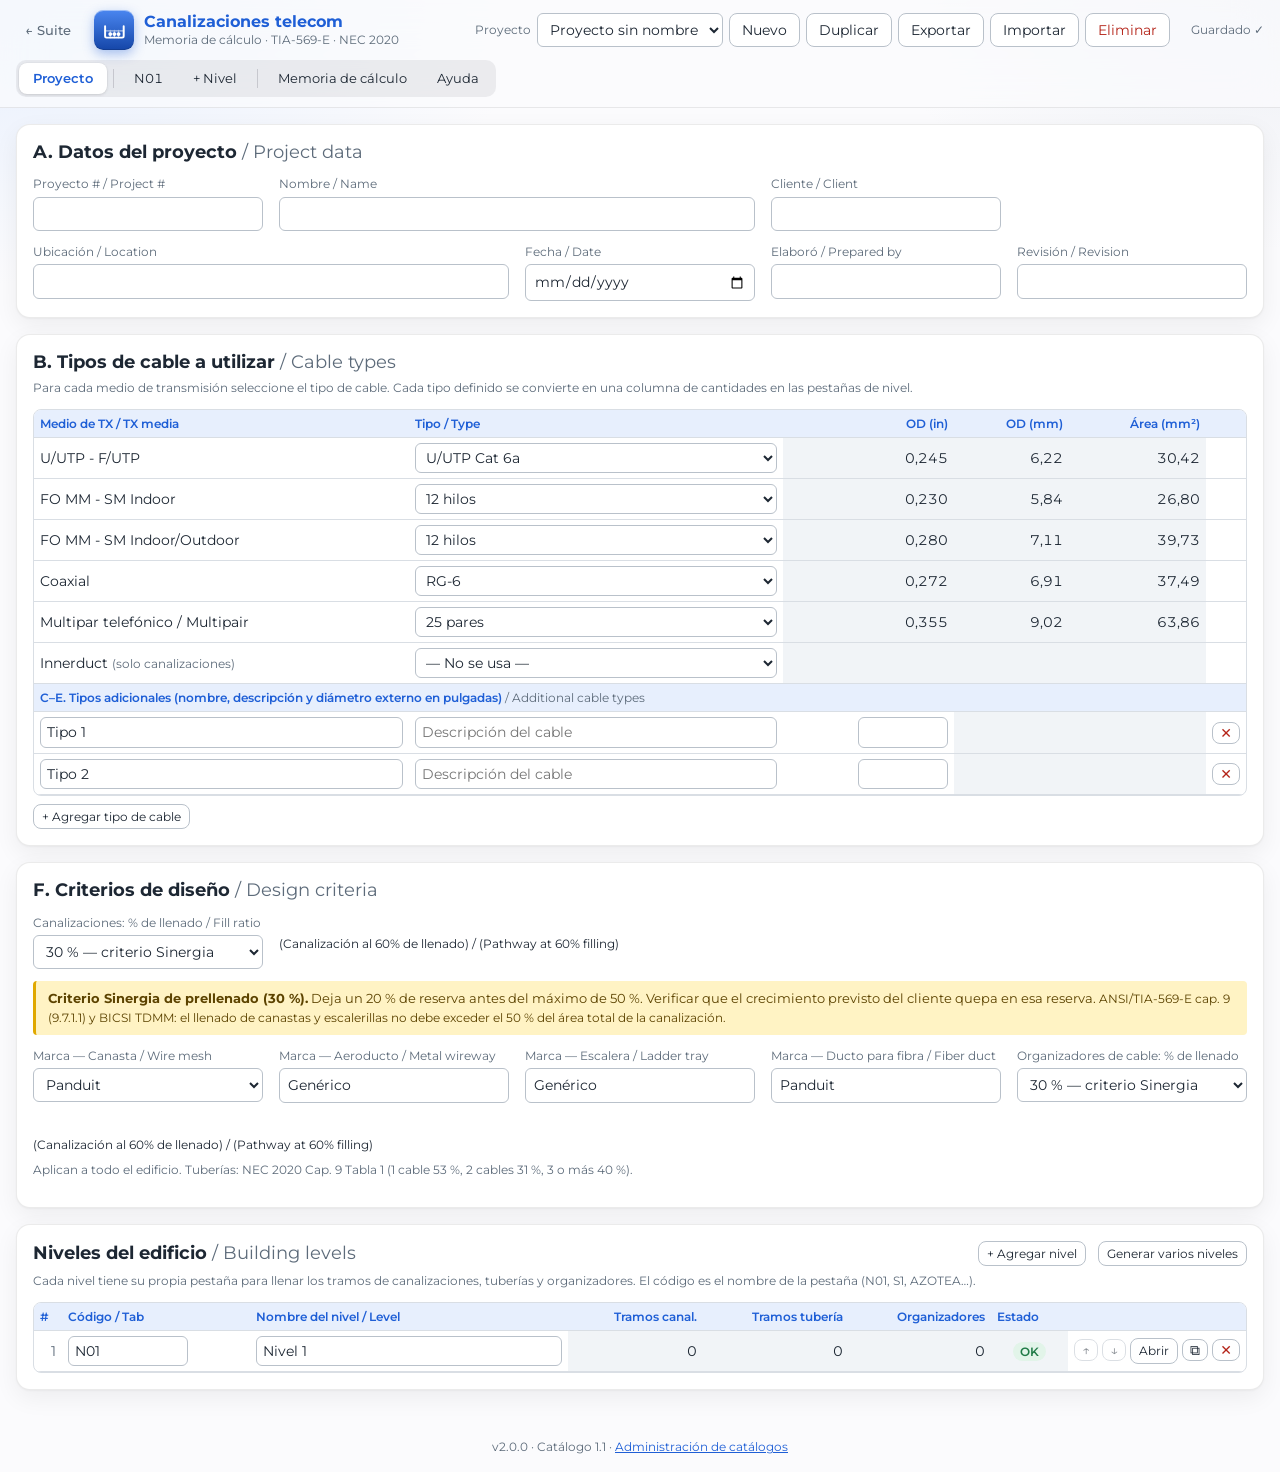
<file: index.html>
<!doctype html>
<html lang="es">
<head>
  <meta charset="utf-8">
  <meta name="viewport" content="width=device-width, initial-scale=1">
  <title>Canalizaciones Telecom</title>
  <meta name="description" content="Memoria de cálculo de canalizaciones para telecomunicaciones (canastas, escalerillas, aeroductos, ductos de fibra, tuberías y organizadores).">
  <link rel="preconnect" href="https://fonts.googleapis.com">
  <link rel="preconnect" href="https://fonts.gstatic.com" crossorigin>
  <link href="https://fonts.googleapis.com/css2?family=Montserrat:wght@400;500;600;700&display=swap" rel="stylesheet">
  <!-- Capas del Suite, en orden: 1 sistema · 2 quién soy · 3 de qué estoy hecho · 4 cómo me organizo -->
  <link rel="stylesheet" href="css/styles.css">
  <link rel="stylesheet" href="css/suite-color.css">
  <link rel="stylesheet" href="css/suite-mac.css">
  <link rel="stylesheet" href="css/suite-app.css">
</head>
<body data-app="canalizaciones">
  <header class="barra vidrio" id="topbar">
    <div class="barra-in">
      <a class="volver-suite" id="volverSuite" href="#">← Suite</a>
      <div class="app-id">
        <span class="tesela" aria-hidden="true">
          <!-- glifo: canasta portacables con cables -->
          <svg viewBox="0 0 24 24" fill="none" stroke="currentColor" stroke-width="1.9" stroke-linecap="round" stroke-linejoin="round">
            <path d="M3 8v9.5A1.5 1.5 0 0 0 4.5 19h15a1.5 1.5 0 0 0 1.5-1.5V8"/>
            <path d="M8 12v7M12 12v7M16 12v7M3 12.5h18" stroke-width="1.2" opacity=".6"/>
            <circle cx="8" cy="15.6" r="1.9" fill="currentColor" stroke="none"/>
            <circle cx="12" cy="15.6" r="1.9" fill="currentColor" stroke="none"/>
            <circle cx="16" cy="15.6" r="1.9" fill="currentColor" stroke="none"/>
          </svg>
        </span>
        <div>
          <h1 class="app-nombre">Canalizaciones telecom</h1>
          <div class="app-sub">Memoria de cálculo · TIA-569-E · NEC 2020</div>
        </div>
      </div>
      <div class="spacer"></div>
      <div class="toolbar">
        <label class="field" style="flex-direction:row;align-items:center;gap:6px">
          <span>Proyecto</span>
          <select id="projectSelect" aria-label="Proyecto abierto"></select>
        </label>
        <button class="btn" id="btnNew" type="button">Nuevo</button>
        <button class="btn" id="btnDup" type="button">Duplicar</button>
        <button class="btn" id="btnExport" type="button" title="Descargar el proyecto como archivo .json">Exportar</button>
        <button class="btn" id="btnImport" type="button" title="Abrir un proyecto .json">Importar</button>
        <button class="btn danger" id="btnDelete" type="button">Eliminar</button>
        <input type="file" id="importFile" accept=".json,application/json" hidden>
      </div>
      <div class="save-state" id="saveState"></div>
    </div>
    <div class="barra-in barra-secciones">
      <nav class="secciones" id="tabs" aria-label="Secciones"></nav>
    </div>
  </header>

  <main id="view" class="pagina"></main>

  <footer class="pie">
    <span id="footerInfo"></span> ·
    <a href="admin.html">Administración de catálogos</a>
  </footer>

  <script src="js/config.js"></script>
  <script src="js/catalog-default.js"></script>
  <script src="js/storage.js"></script>
  <script src="js/calc.js"></script>
  <script src="js/ui.js"></script>
  <script src="js/app.js"></script>
</body>
</html>
</file>
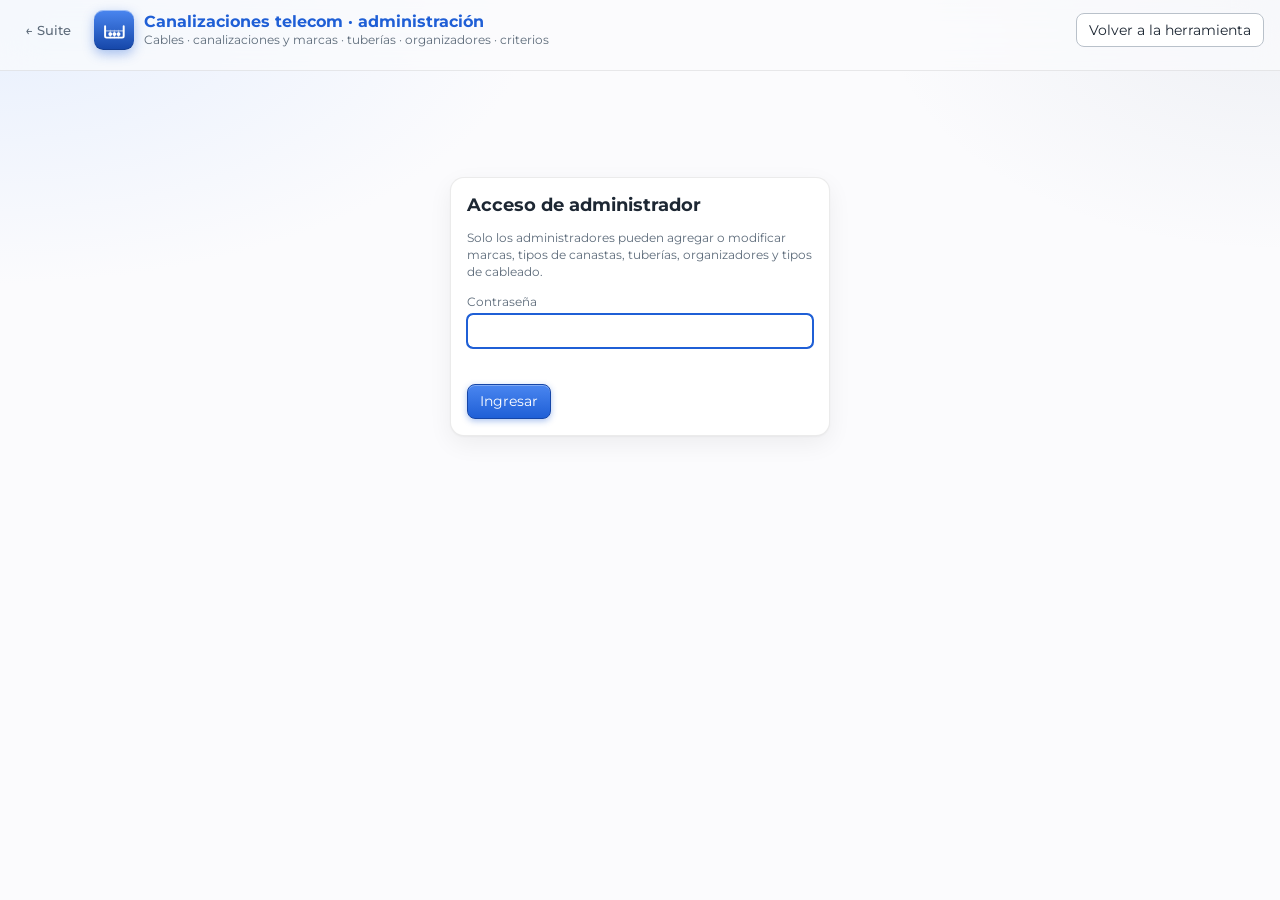
<file: admin.html>
<!doctype html>
<html lang="es">
<head>
  <meta charset="utf-8">
  <meta name="viewport" content="width=device-width, initial-scale=1">
  <title>Administración de Catálogos</title>
  <meta name="description" content="Administración de catálogos: tipos de cable, marcas y tipos de canastas, tuberías y organizadores.">
  <meta name="robots" content="noindex">
  <link rel="preconnect" href="https://fonts.googleapis.com">
  <link rel="preconnect" href="https://fonts.gstatic.com" crossorigin>
  <link href="https://fonts.googleapis.com/css2?family=Montserrat:wght@400;500;600;700&display=swap" rel="stylesheet">
  <link rel="stylesheet" href="css/styles.css">
  <link rel="stylesheet" href="css/suite-color.css">
  <link rel="stylesheet" href="css/suite-mac.css">
  <link rel="stylesheet" href="css/suite-app.css">
  <style>
    .savebar { display: flex; flex-wrap: wrap; gap: 8px; align-items: center; padding: 8px 16px;
      background: var(--warn-soft); border-top: 1px solid var(--warn); }
    .login { max-width: 380px; margin: 10vh auto; }
    td input.w-num { width: 90px; text-align: right; }
    td input.w-txt { min-width: 160px; }
    td input.w-pn { min-width: 110px; font-family: Consolas, monospace; }
    .filters { display: flex; flex-wrap: wrap; gap: 12px; align-items: end; margin-bottom: 10px; }
    .media-card { border: 1px solid var(--border); border-radius: var(--radius); padding: 12px; margin-bottom: 12px; background: var(--surface-2); }
  </style>
</head>
<body data-app="canalizaciones">
  <header class="barra vidrio" id="topbar">
    <div class="barra-in">
      <a class="volver-suite" id="volverSuite" href="index.html">← Suite</a>
      <div class="app-id">
        <span class="tesela" aria-hidden="true">
          <!-- glifo: canasta portacables con cables -->
          <svg viewBox="0 0 24 24" fill="none" stroke="currentColor" stroke-width="1.9" stroke-linecap="round" stroke-linejoin="round">
            <path d="M3 8v9.5A1.5 1.5 0 0 0 4.5 19h15a1.5 1.5 0 0 0 1.5-1.5V8"/>
            <path d="M8 12v7M12 12v7M16 12v7M3 12.5h18" stroke-width="1.2" opacity=".6"/>
            <circle cx="8" cy="15.6" r="1.9" fill="currentColor" stroke="none"/>
            <circle cx="12" cy="15.6" r="1.9" fill="currentColor" stroke="none"/>
            <circle cx="16" cy="15.6" r="1.9" fill="currentColor" stroke="none"/>
          </svg>
        </span>
        <div>
          <h1 class="app-nombre">Canalizaciones telecom · administración</h1>
          <div class="app-sub">Cables · canalizaciones y marcas · tuberías · organizadores · criterios</div>
        </div>
      </div>
      <div class="spacer"></div>
      <div class="toolbar">
        <a class="btn" href="index.html">Volver a la herramienta</a>
        <button class="btn hidden" id="btnLogout" type="button">Cerrar sesión</button>
      </div>
    </div>
    <div class="barra-in barra-secciones">
      <nav class="secciones hidden" id="tabs" aria-label="Secciones del catálogo"></nav>
    </div>
    <div id="savebar" class="savebar hidden" role="status">
      <b>Cambios sin guardar en el catálogo.</b>
      <button class="btn primary sm" id="btnSave" type="button">Guardar catálogo</button>
      <button class="btn sm" id="btnDiscard" type="button">Descartar</button>
    </div>
  </header>

  <main id="view" class="pagina"></main>
  <script>document.addEventListener('DOMContentLoaded', () => { if (window.APP_CONFIG && APP_CONFIG.suiteUrl) document.getElementById('volverSuite').href = APP_CONFIG.suiteUrl; });</script>

  <script src="js/config.js"></script>
  <script src="js/catalog-default.js"></script>
  <script src="js/storage.js"></script>
  <script src="js/calc.js"></script>
  <script src="js/ui.js"></script>
  <script src="js/admin.js"></script>
</body>
</html>
</file>
<file: css/styles.css>
:root {
  --bg: #f4f6f8;
  --surface: #ffffff;
  --surface-2: #f8fafb;
  --border: #d9dee4;
  --border-strong: #b9c1ca;
  --text: #1d2733;
  --muted: #5d6b7a;
  --primary: #1565c0;
  --primary-ink: #ffffff;
  --primary-soft: #e3eefb;
  --ok: #1f7a46;
  --ok-soft: #e2f4e9;
  --warn: #9a5b00;
  --warn-soft: #fff2d6;
  --err: #b42318;
  --err-soft: #fde7e5;
  --input-bg: #ffffff;
  --calc-bg: #f1f4f7;
  --radius: 8px;
  --font: "Montserrat", "Segoe UI", system-ui, -apple-system, Roboto, Arial, sans-serif;
}
@media (prefers-color-scheme: dark) {
  :root:not([data-theme="light"]) {
    --bg: #12171d; --surface: #1a2129; --surface-2: #202832; --border: #313b47; --border-strong: #46525f;
    --text: #e4e9ee; --muted: #9aa7b4; --primary: #5aa2f0; --primary-ink: #0d1318; --primary-soft: #16304f;
    --ok: #5cc98a; --ok-soft: #173426; --warn: #f0b44c; --warn-soft: #3a2d12; --err: #f2766b; --err-soft: #3d1b18;
    --input-bg: #11161c; --calc-bg: #222b35;
  }
}
:root[data-theme="dark"] {
  --bg: #12171d; --surface: #1a2129; --surface-2: #202832; --border: #313b47; --border-strong: #46525f;
  --text: #e4e9ee; --muted: #9aa7b4; --primary: #5aa2f0; --primary-ink: #0d1318; --primary-soft: #16304f;
  --ok: #5cc98a; --ok-soft: #173426; --warn: #f0b44c; --warn-soft: #3a2d12; --err: #f2766b; --err-soft: #3d1b18;
  --input-bg: #11161c; --calc-bg: #222b35;
}

* { box-sizing: border-box; }
html, body { margin: 0; }
body { background: var(--bg); color: var(--text); font: 14px/1.45 var(--font); }
h1, h2, h3, h4 { margin: 0; line-height: 1.25; }
h2 { font-size: 18px; }
h3 { font-size: 15px; }
a { color: var(--primary); }
.muted { color: var(--muted); }
.small { font-size: 12px; }
.en { color: var(--muted); font-weight: 400; }
.hidden { display: none !important; }

/* El armazón (barra, secciones, página, pie) vive en suite-app.css */

/* ---------- Tarjetas y formularios ---------- */
.card { background: var(--surface); border: 1px solid var(--border); border-radius: var(--radius); padding: 16px; margin-bottom: 16px; }
.card-head { display: flex; flex-wrap: wrap; align-items: center; gap: 8px 12px; margin-bottom: 12px; }
.card-head h2, .card-head h3 { margin-right: auto; }
.grid { display: grid; gap: 12px 16px; grid-template-columns: repeat(auto-fill, minmax(220px, 1fr)); }
.field { display: flex; flex-direction: column; gap: 4px; }
.field > span { font-size: 12px; color: var(--muted); }
input, select, textarea {
  font: inherit; color: var(--text); background: var(--input-bg); border: 1px solid var(--border-strong);
  border-radius: 6px; padding: 6px 8px; min-width: 0;
}
input:focus, select:focus, textarea:focus { outline: 2px solid var(--primary); outline-offset: -1px; border-color: var(--primary); }
input[type="number"] { font-variant-numeric: tabular-nums; }
input[type="checkbox"] { width: 16px; height: 16px; }
.btn {
  font: inherit; border: 1px solid var(--border-strong); background: var(--surface); color: var(--text);
  border-radius: 6px; padding: 6px 12px; cursor: pointer; white-space: nowrap;
}
.btn:hover { background: var(--surface-2); }
.btn.primary { background: var(--primary); color: var(--primary-ink); border-color: var(--primary); }
.btn.primary:hover { filter: brightness(1.08); }
.btn.danger { color: var(--err); }
.btn.sm { padding: 3px 8px; font-size: 12px; }
.btn.icon { padding: 3px 7px; line-height: 1; }
.btn:disabled { opacity: .5; cursor: not-allowed; }

/* ---------- Tablas ---------- */
.table-wrap { overflow-x: auto; border: 1px solid var(--border); border-radius: var(--radius); }
table { border-collapse: collapse; width: 100%; }
th, td { border-bottom: 1px solid var(--border); padding: 5px 6px; text-align: left; vertical-align: middle; }
thead th { background: var(--primary-soft); font-size: 12px; font-weight: 600; color: var(--primary); position: sticky; top: 0; }
th.cable-col { min-width: 74px; text-align: center; }
th.cable-col small { display: block; font-weight: 400; }
tbody tr:hover { background: var(--surface-2); }
td.num, th.num { text-align: right; font-variant-numeric: tabular-nums; }
td.calc { background: var(--calc-bg); }
td.center { text-align: center; }
td input, td select { width: 100%; padding: 4px 6px; }
td select { min-width: 140px; }
td input[type="text"], td input:not([type]) { min-width: 120px; }
td input.qty { width: 64px; text-align: right; }
td input.len { width: 72px; text-align: right; }
td input.sec { min-width: 120px; }
td select.type { min-width: 150px; }
td select.selpw { min-width: 190px; }
td.rownum { color: var(--muted); width: 28px; text-align: right; }
td.actions { white-space: nowrap; width: 1%; }
tfoot td { font-weight: 600; background: var(--surface-2); }
.pn { font-family: Consolas, "Courier New", monospace; font-size: 12px; }

.badge { display: inline-block; padding: 1px 7px; border-radius: 10px; font-size: 12px; font-weight: 600; white-space: nowrap; }
.badge.ok { background: var(--ok-soft); color: var(--ok); }
.badge.warn { background: var(--warn-soft); color: var(--warn); }
.badge.err { background: var(--err-soft); color: var(--err); }
.msgs { font-size: 12px; min-width: 180px; }
.msgs div { white-space: normal; }
.msgs .e { color: var(--err); }
.msgs .w { color: var(--warn); }
.msgs .i { color: var(--ok); }

.stats { display: flex; flex-wrap: wrap; gap: 8px; }
.stat { background: var(--surface-2); border: 1px solid var(--border); border-radius: var(--radius); padding: 6px 12px; min-width: 110px; }
.stat b { display: block; font-size: 18px; font-variant-numeric: tabular-nums; }
.stat span { font-size: 12px; color: var(--muted); }
.stat.err b { color: var(--err); }
.stat.warn b { color: var(--warn); }

.note { font-size: 12px; color: var(--muted); margin-top: 8px; }
.note p { margin: 4px 0; }
.callout { border-left: 3px solid var(--primary); background: var(--primary-soft); padding: 8px 12px; border-radius: 4px; font-size: 13px; }
.callout.warn { border-color: #e0a800; background: #fff3c4; color: #5c4300; }
.callout.err { border-color: var(--err); background: var(--err-soft); }
.sec-code { display: inline-block; background: var(--primary); color: var(--primary-ink); border-radius: 4px; padding: 1px 8px; margin-right: 6px; font-variant-numeric: tabular-nums; }
.row-inline { display: flex; flex-wrap: wrap; gap: 8px; align-items: end; }

/* ---------- Memoria de cálculo: formato de entregable Sinergia ----------
   Hoja carta, márgenes 3,0 cm (lados) y 2,5 cm (arriba/abajo), Montserrat 11 pt,
   interlínea 1,08, justificado. Cuerpo monocromo; color solo para criticidad. */
.doc {
  --doc-ink: #000; --doc-gray: #808080; --doc-green: #385623; --doc-err: #b42318; --doc-warn: #9a5b00;
  background: #fff; color: var(--doc-ink);
  width: 100%; max-width: 21.59cm; margin: 0 auto 16px; padding: 2.5cm 3cm;
  font: 11pt/1.08 "Montserrat", Arial, sans-serif; text-align: justify;
  box-shadow: 0 2px 12px rgba(0,0,0,.18); border-radius: 2px;
}
.doc-head { display: flex; justify-content: space-between; align-items: center; margin: -1.25cm -1.65cm 1cm; }
/* logo horizontal 5,7 cm; invade el margen izquierdo a propósito (formato Sinergia) */
.doc-logo { width: 5.7cm; height: auto; display: block; }
.doc-addr { font-size: 8pt; text-align: right; line-height: 1.3; }
.doc-title { font-size: 14pt; font-weight: 700; text-align: left; margin: 0 0 4px; }
.doc-sub { margin: 0 0 18px; color: var(--doc-gray); text-align: left; }
.doc h2 { font-size: 11pt; font-weight: 700; color: var(--doc-ink); margin: 18px 0 8px; text-align: left; }
.doc .kv { font-size: 11pt; margin-bottom: 8pt; }
.doc .kv dt { color: var(--doc-gray); }
.doc-table { margin: 6pt 0 14pt; }
.doc-table figcaption { text-align: center; font-size: 10pt; margin-bottom: 4pt; }
.doc-table figcaption span { font-weight: 600; }
.doc .table-wrap { border: none; border-radius: 0; }
.doc table { font-size: 8pt; border-top: 1.5pt solid #000; border-bottom: 1.5pt solid #000; text-align: left; }
.doc thead th {
  background: none; color: #000; font-weight: 600; font-size: 8pt; text-transform: none; position: static;
  border-bottom: 1pt solid #000; vertical-align: bottom;
}
.doc th, .doc td { border-left: none; border-right: none; border-top: none; border-bottom: .5pt solid #bfbfbf; padding: 3pt 4pt; }
.doc tbody tr:hover { background: none; }
.doc tr.total td { font-weight: 700; border-top: 1pt solid #000; }
.doc td.num, .doc th.num { text-align: right; }
.doc td.obs { min-width: 6cm; }
.doc .pn { font-size: 8pt; }
.doc .note { color: var(--doc-gray); font-size: 8pt; text-align: left; border: none; padding: 0; box-shadow: none; }
.crit-err { color: var(--doc-err, var(--err)); font-weight: 600; }
.crit-warn { color: var(--doc-warn, var(--warn)); font-weight: 600; }
.kv { display: grid; grid-template-columns: max-content 1fr; gap: 4px 16px; }
.kv dt { color: var(--muted); }
.kv dd { margin: 0; }

@media (max-width: 900px) {
  .doc { padding: 24px 16px; }
  .doc-head { margin: 0 0 16px; }
}

/* ---------- Modal ---------- */
.modal-back { position: fixed; inset: 0; background: rgba(0,0,0,.4); display: flex; align-items: center; justify-content: center; z-index: 50; padding: 16px; }
.modal { background: var(--surface); border-radius: var(--radius); padding: 18px; width: 100%; max-width: 460px; box-shadow: 0 10px 40px rgba(0,0,0,.25); }
.modal h3 { margin-bottom: 12px; }
.modal .actions { display: flex; justify-content: flex-end; gap: 8px; margin-top: 16px; }

.toast { position: fixed; bottom: 16px; left: 50%; transform: translateX(-50%); background: var(--text); color: var(--bg); padding: 8px 16px; border-radius: 6px; z-index: 60; font-size: 13px; }

/* ---------- Ayuda: glosario de tipos de canalización ---------- */
.glosario p { margin: 6px 0; max-width: 75ch; }
.glosario h3 { margin-bottom: 4px; }
.glosario-tipo { display: grid; grid-template-columns: minmax(260px, 1fr) minmax(280px, 1.3fr); gap: 16px; align-items: start;
  padding: 14px 0; border-top: 1px solid var(--border); }
.glosario .fotos { display: grid; grid-template-columns: repeat(auto-fit, minmax(160px, 1fr)); gap: 10px; }
.foto { margin: 0; }
.foto img { display: block; width: 100%; height: auto; border-radius: 10px; border: 1px solid var(--border); background: #fff; }
.glosario .fotos .foto img { aspect-ratio: 4 / 3; object-fit: cover; }
.glosario .fotos.completas .foto img { aspect-ratio: auto; max-height: 380px; object-fit: contain; }
.foto figcaption { font-size: 12px; color: var(--muted); margin-top: 4px; }
@media (max-width: 760px) { .glosario-tipo { grid-template-columns: 1fr; } }

@media print {
  :root { --bg: #fff; --surface: #fff; --surface-2: #f3f3f3; --calc-bg: #fff; --text: #000; }
  body { background: #fff; }
  .barra, .pie, .no-print, .btn { display: none !important; }
  .pagina { padding: 0; max-width: none; }
  .card { border: none; padding: 0; margin-bottom: 10px; box-shadow: none; }
  .table-wrap { overflow: visible; border: none; }
  table { font-size: 8pt; }
  th, td { border: 1px solid #999; padding: 2px 4px; }
  thead th { position: static; }
  input, select { border: none; padding: 0; background: none; appearance: none; -webkit-appearance: none; }
  tr { break-inside: avoid; }
  /* Pestañas de nivel: carta apaisada */
  @page { size: letter landscape; margin: 2.3cm 1.5cm 1.8cm; }

  /* Memoria: hoja carta vertical con membrete en las cajas de margen (formato Sinergia) */
  .doc { page: memoria; box-shadow: none; max-width: none; padding: 0; margin: 0; }
  .doc-head { display: none; }
  .doc th, .doc td { border-left: none; border-right: none; border-top: none; }
  .doc h2, .doc-table figcaption { break-after: avoid; }
  .doc-table { break-inside: avoid; }
  .doc h2 + .doc-table, .doc h2 + .kv { break-before: avoid; }
}
/* Tablas de nivel impresas: carta apaisada con logo y pie */
@page {
  @top-left { content: ""; width: 5.2cm; background: url("../img/logo-sinergia.png") left bottom / 5.2cm auto no-repeat; margin-bottom: 4mm; }
  @top-right { content: "Sinergia Consultoría Mecánica y Eléctrica S.A \A Oficentro Plaza Roble, Edificio Pórtico, Escazú"; white-space: pre; font: 8pt "Montserrat", Arial, sans-serif; text-align: right; vertical-align: bottom; padding-bottom: 5mm; }
  @bottom-left { content: "Canalizaciones telecom · tablas de nivel"; font: 8pt "Montserrat", Arial, sans-serif; color: #808080; white-space: nowrap; }
  @bottom-center { content: "www.sinergia.co.cr · info@sinergia.co.cr"; font: 8pt "Montserrat", Arial, sans-serif; color: #385623; }
  @bottom-right { content: "Página " counter(page); font: 8pt "Montserrat", Arial, sans-serif; color: #808080; }
}
@page memoria {
  size: letter portrait;
  margin: 2.5cm 3cm;
  @top-left { content: ""; width: 5.7cm; margin-left: -1.65cm; background: url("../img/logo-sinergia.png") left bottom / 5.7cm auto no-repeat; margin-bottom: 6mm; }
  @top-right { content: "Sinergia Consultoría Mecánica y Eléctrica S.A \A Oficentro Plaza Roble, Edificio Pórtico, Escazú"; white-space: pre; font: 8pt "Montserrat", Arial, sans-serif; text-align: right; vertical-align: bottom; padding-bottom: 8mm; }
  @bottom-left { content: "Memoria canalizaciones telecom"; font: 8pt "Montserrat", Arial, sans-serif; color: #808080; width: 31%; white-space: nowrap; }
  @bottom-center { content: "www.sinergia.co.cr \A info@sinergia.co.cr"; white-space: pre; font: 8pt "Montserrat", Arial, sans-serif; color: #385623; width: 38%; }
  @bottom-right { content: "Página " counter(page); font: 8pt "Montserrat", Arial, sans-serif; color: #808080; width: 31%; text-align: right; }
}
</file>
<file: css/suite-color.css>
/* Capa 2 · suite-color.css — quién soy.
   Registro de color por aplicación de Sinergia Suite: cada página declara <body data-app="…">
   y la tesela, el título de la barra, el botón primario, el anillo de foco y las cabeceras
   de tabla y de modal leen var(--app).
   El color identifica; NO se usa para estados (error/advertencia/correcto conservan sus colores).
   NOTA: este proyecto no tiene copia de references/paleta.md; el valor de "canalizaciones"
   es el azul de herramientas eléctricas y debe conciliarse con el registro oficial. */

[data-app] {
  --app-tinta: #ffffff;
  /* las piezas de contenido (botón primario, foco, enlaces) siguen al color de la app */
  --primary: var(--app);
  --primary-ink: var(--app-tinta);
  --primary-soft: var(--app-suave);
}

/* Portal (neutro) */
[data-app="suite"] {
  --app: #3a3f4b; --app-claro: #5a6070; --app-oscuro: #262a33;
  --app-suave: #eceef2; --app-sombra: rgba(38, 42, 51, .35);
}

/* Canalizaciones telecom — azul de herramientas eléctricas */
[data-app="canalizaciones"] {
  --app: #1f5fd6; --app-claro: #4a86f0; --app-oscuro: #1546a8;
  --app-suave: #e7effd; --app-sombra: rgba(31, 95, 214, .38);
}

@media (prefers-color-scheme: dark) {
  :root:not([data-theme="light"]) [data-app="canalizaciones"] {
    --app: #5b95f5; --app-claro: #6fa3f8; --app-oscuro: #2c64cc; --app-suave: #182a4a; --app-tinta: #ffffff;
    --primary-ink: #0b1220;
  }
}
</file>
<file: css/suite-mac.css>
/* Capa 3 · suite-mac.css — de qué estoy hecho.
   Materialidad del Suite: tesela squircle con luz física, vidrio translúcido,
   fondo con dos lavados de color y movimiento con inercia. */

:root {
  --inercia: cubic-bezier(.34, 1.4, .64, 1);
  --suave: cubic-bezier(.25, .8, .25, 1);
  --fondo-suite: #fbfbfd;
  --vidrio: rgba(251, 251, 253, .72);
  --vidrio-borde: rgba(0, 0, 0, .08);
  --sombra-flota: 0 1px 2px rgba(0, 0, 0, .04), 0 8px 24px rgba(0, 0, 0, .06);
  --radio-suite: 14px;
}
@media (prefers-color-scheme: dark) {
  :root:not([data-theme="light"]) {
    --fondo-suite: #16181d;
    --vidrio: rgba(30, 32, 38, .72);
    --vidrio-borde: rgba(255, 255, 255, .08);
    --sombra-flota: 0 1px 2px rgba(0, 0, 0, .3), 0 8px 24px rgba(0, 0, 0, .35);
  }
}

/* Fondo: no blanco puro; dos lavados tenues para que el desenfoque se perciba */
body {
  background-color: var(--fondo-suite);
  background-image:
    radial-gradient(60% 45% at 0% 0%, var(--app-suave, transparent), transparent 70%),
    radial-gradient(45% 40% at 100% 0%, rgba(120, 140, 170, .10), transparent 70%);
  background-attachment: fixed;
}

/* 1 · La tesela con hombro: figura sólida, glifo blanco encima */
.tesela {
  width: 40px; height: 40px; flex: none; display: grid; place-items: center;
  border-radius: 23%; corner-shape: squircle;
  color: var(--app-tinta, #fff);
  background: linear-gradient(180deg, var(--app-claro), var(--app-oscuro));
  /* 2 · Luz física: filo de luz superior y sombra teñida del propio color */
  box-shadow: inset 0 1px 0 rgba(255, 255, 255, .45), inset 0 -1px 0 rgba(0, 0, 0, .15),
    0 4px 12px var(--app-sombra);
  transition: transform .45s var(--inercia);
}
.tesela:hover { transform: scale(1.07) translateY(-1px); }
.tesela svg { width: 62%; height: 62%; }

/* 3 · Material translúcido */
.vidrio {
  background: var(--vidrio);
  -webkit-backdrop-filter: saturate(180%) blur(20px);
  backdrop-filter: saturate(180%) blur(20px);
  border-bottom: 1px solid var(--vidrio-borde);
}

/* Superficies de contenido: flotan sobre el fondo */
.card { border-radius: var(--radio-suite); border-color: var(--vidrio-borde); box-shadow: var(--sombra-flota); }
.modal-back { background: rgba(20, 24, 32, .28); -webkit-backdrop-filter: blur(6px); backdrop-filter: blur(6px); }
.modal {
  border-radius: 16px; background: var(--vidrio); border: 1px solid var(--vidrio-borde);
  -webkit-backdrop-filter: saturate(180%) blur(24px); backdrop-filter: saturate(180%) blur(24px);
  animation: aparecer .4s var(--inercia);
}
.modal h3 { color: var(--app); }
.toast {
  background: rgba(30, 32, 38, .82); color: #fff; border-radius: 12px;
  -webkit-backdrop-filter: blur(16px); backdrop-filter: blur(16px);
  animation: aparecer-aviso .4s var(--inercia);
}

/* 4 · Movimiento con inercia */
.btn { border-radius: 8px; transition: transform .35s var(--inercia), background .2s var(--suave), box-shadow .2s var(--suave); }
.btn:active { transform: scale(.96); }
.btn.primary {
  background: linear-gradient(180deg, var(--app-claro), var(--app));
  border-color: var(--app-oscuro);
  box-shadow: inset 0 1px 0 rgba(255, 255, 255, .3), 0 2px 6px var(--app-sombra);
}
@keyframes aparecer {
  from { opacity: 0; transform: translateY(6px) scale(.98); }
  to { opacity: 1; transform: none; }
}
@keyframes aparecer-aviso {
  from { opacity: 0; transform: translate(-50%, 8px) scale(.98); }
  to { opacity: 1; transform: translate(-50%, 0); }
}
@media (prefers-reduced-motion: reduce) {
  *, *::before, *::after { animation: none !important; transition: none !important; }
}
</file>
<file: css/suite-app.css>
/* Capa 4 · suite-app.css — cómo me organizo (armazón de una aplicación del Suite).
   Misma disposición en todas las apps: «← Suite» primero a la izquierda, tesela,
   nombre de la app en su color, acciones a la derecha y las secciones debajo. */

.barra { position: sticky; top: 0; z-index: 30; }
.barra-in {
  max-width: 1600px; margin: 0 auto; padding: 10px 16px;
  display: flex; flex-wrap: wrap; align-items: center; gap: 10px 14px;
}
.barra-secciones { padding-top: 0; }
.volver-suite {
  color: var(--muted); text-decoration: none; font-weight: 500; font-size: 13px;
  padding: 5px 9px; border-radius: 8px; white-space: nowrap;
  transition: background .2s var(--suave), color .2s var(--suave);
}
.volver-suite:hover { background: rgba(120, 120, 128, .14); color: var(--text); }
.app-id { display: flex; align-items: center; gap: 10px; min-width: 0; }
.app-nombre { color: var(--app); font-weight: 700; font-size: 16px; line-height: 1.2; margin: 0; }
.app-sub { color: var(--muted); font-size: 12px; }
.barra .spacer { flex: 1; }
.barra .toolbar { display: flex; flex-wrap: wrap; gap: 6px; align-items: center; }
.barra .toolbar .field > span { color: var(--muted); }
.barra a.btn { text-decoration: none; }
.save-state { font-size: 12px; color: var(--muted); min-width: 80px; text-align: right; }

/* Secciones: control segmentado sobre vidrio (reemplaza .nav-tabs de la banda petróleo) */
.secciones {
  display: flex; gap: 2px; padding: 3px; border-radius: 10px; overflow-x: auto; max-width: 100%;
  background: rgba(120, 120, 128, .12); scrollbar-width: thin;
}
.seccion {
  border: 0; background: transparent; color: var(--text); font: inherit; font-size: 13px;
  padding: 6px 14px; border-radius: 8px; cursor: pointer; white-space: nowrap;
  display: inline-flex; align-items: center; gap: 6px;
  transition: background .25s var(--suave), color .25s var(--suave), transform .4s var(--inercia);
}
.seccion:hover { background: rgba(120, 120, 128, .12); }
.seccion:active { transform: scale(.95); }
.seccion.activa {
  background: var(--surface); color: var(--app); font-weight: 600;
  box-shadow: 0 1px 3px rgba(0, 0, 0, .12), 0 0 0 .5px rgba(0, 0, 0, .04);
}
.seccion.nivel { font-variant-numeric: tabular-nums; }
.seccion-sep { width: 1px; background: rgba(120, 120, 128, .3); margin: 6px 4px; flex: none; }
/* indicadores de estado: conservan rojo / ámbar, no el color de la app */
.seccion .dot { width: 7px; height: 7px; border-radius: 50%; background: var(--err); }
.seccion .dot.warn { background: var(--warn); }

.pagina { padding: 16px; max-width: 1600px; margin: 0 auto; }
.pie { text-align: center; color: var(--muted); font-size: 12px; padding: 16px; }

@media (max-width: 700px) {
  .barra-in { padding: 8px 10px; }
  .pagina { padding: 10px; }
  .save-state { text-align: left; }
}
@media print {
  .barra, .pie { display: none !important; }
  body { background: #fff; }
}
</file>
